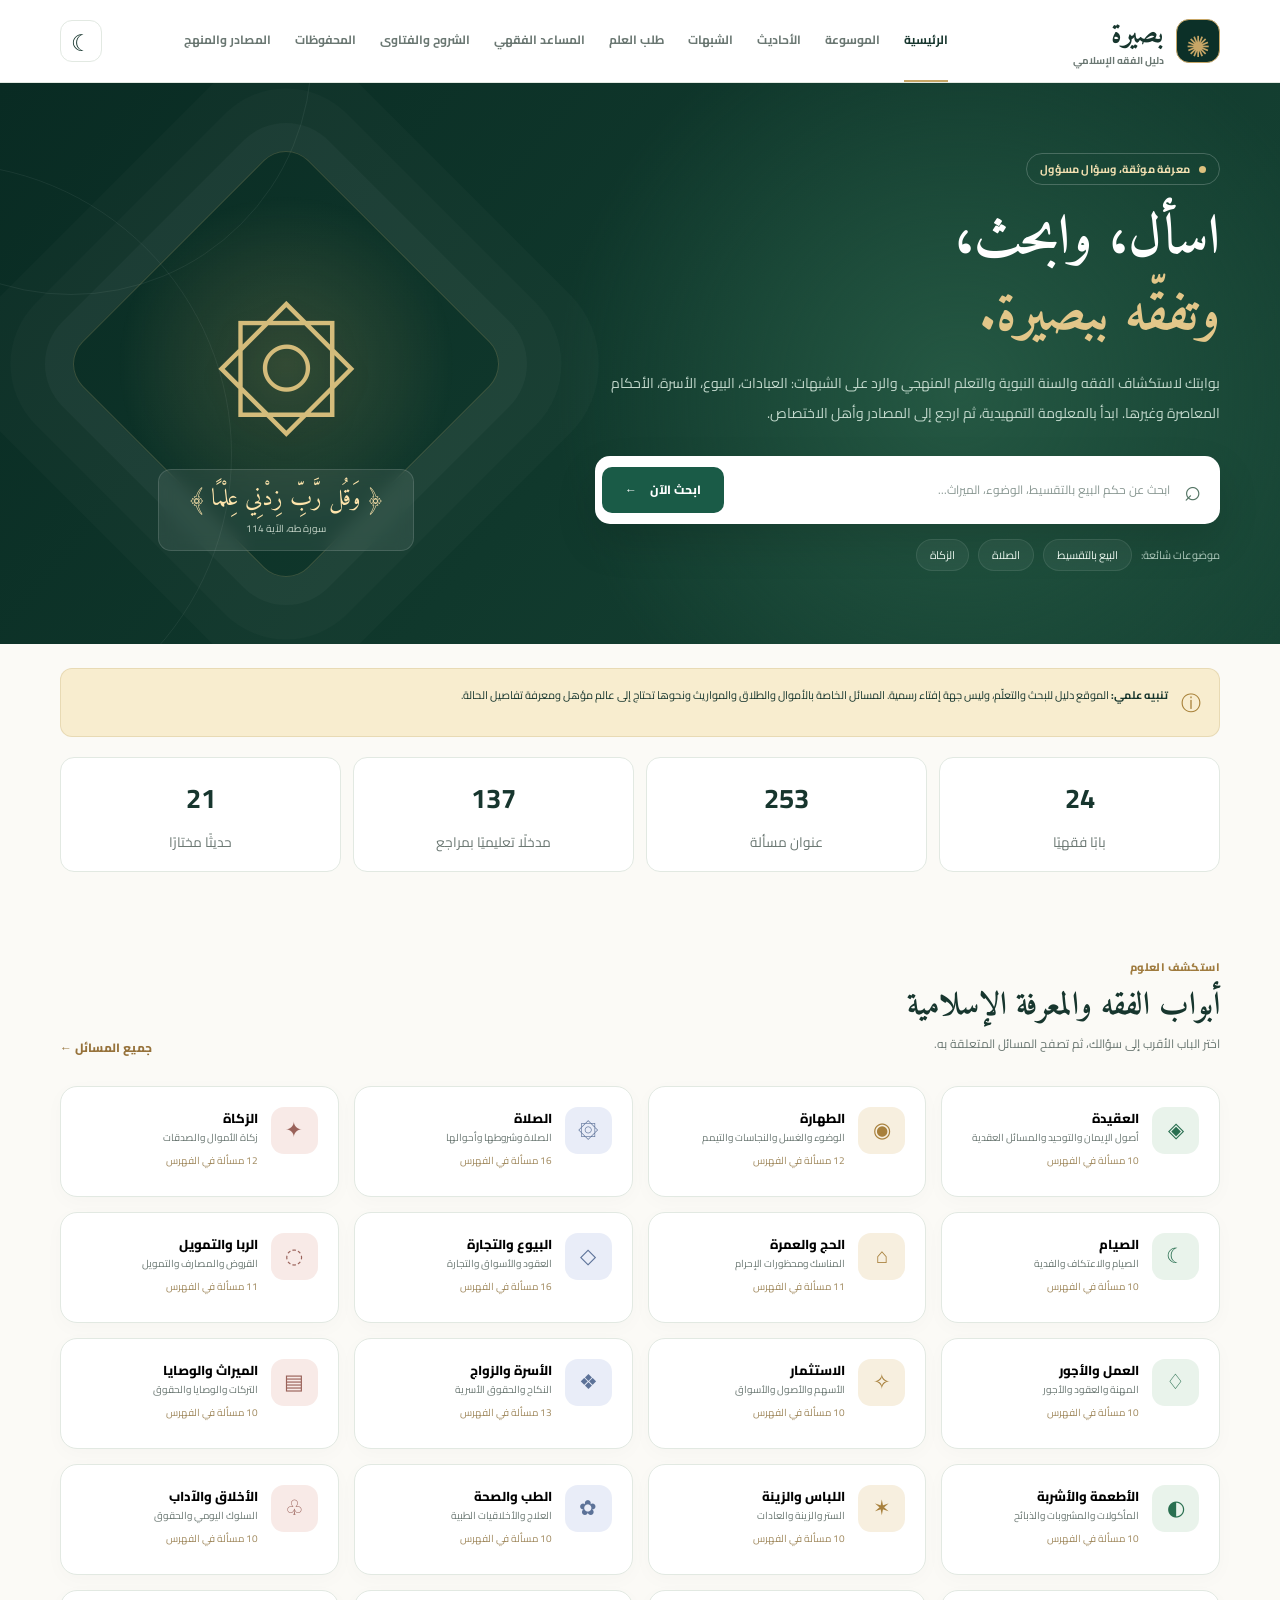
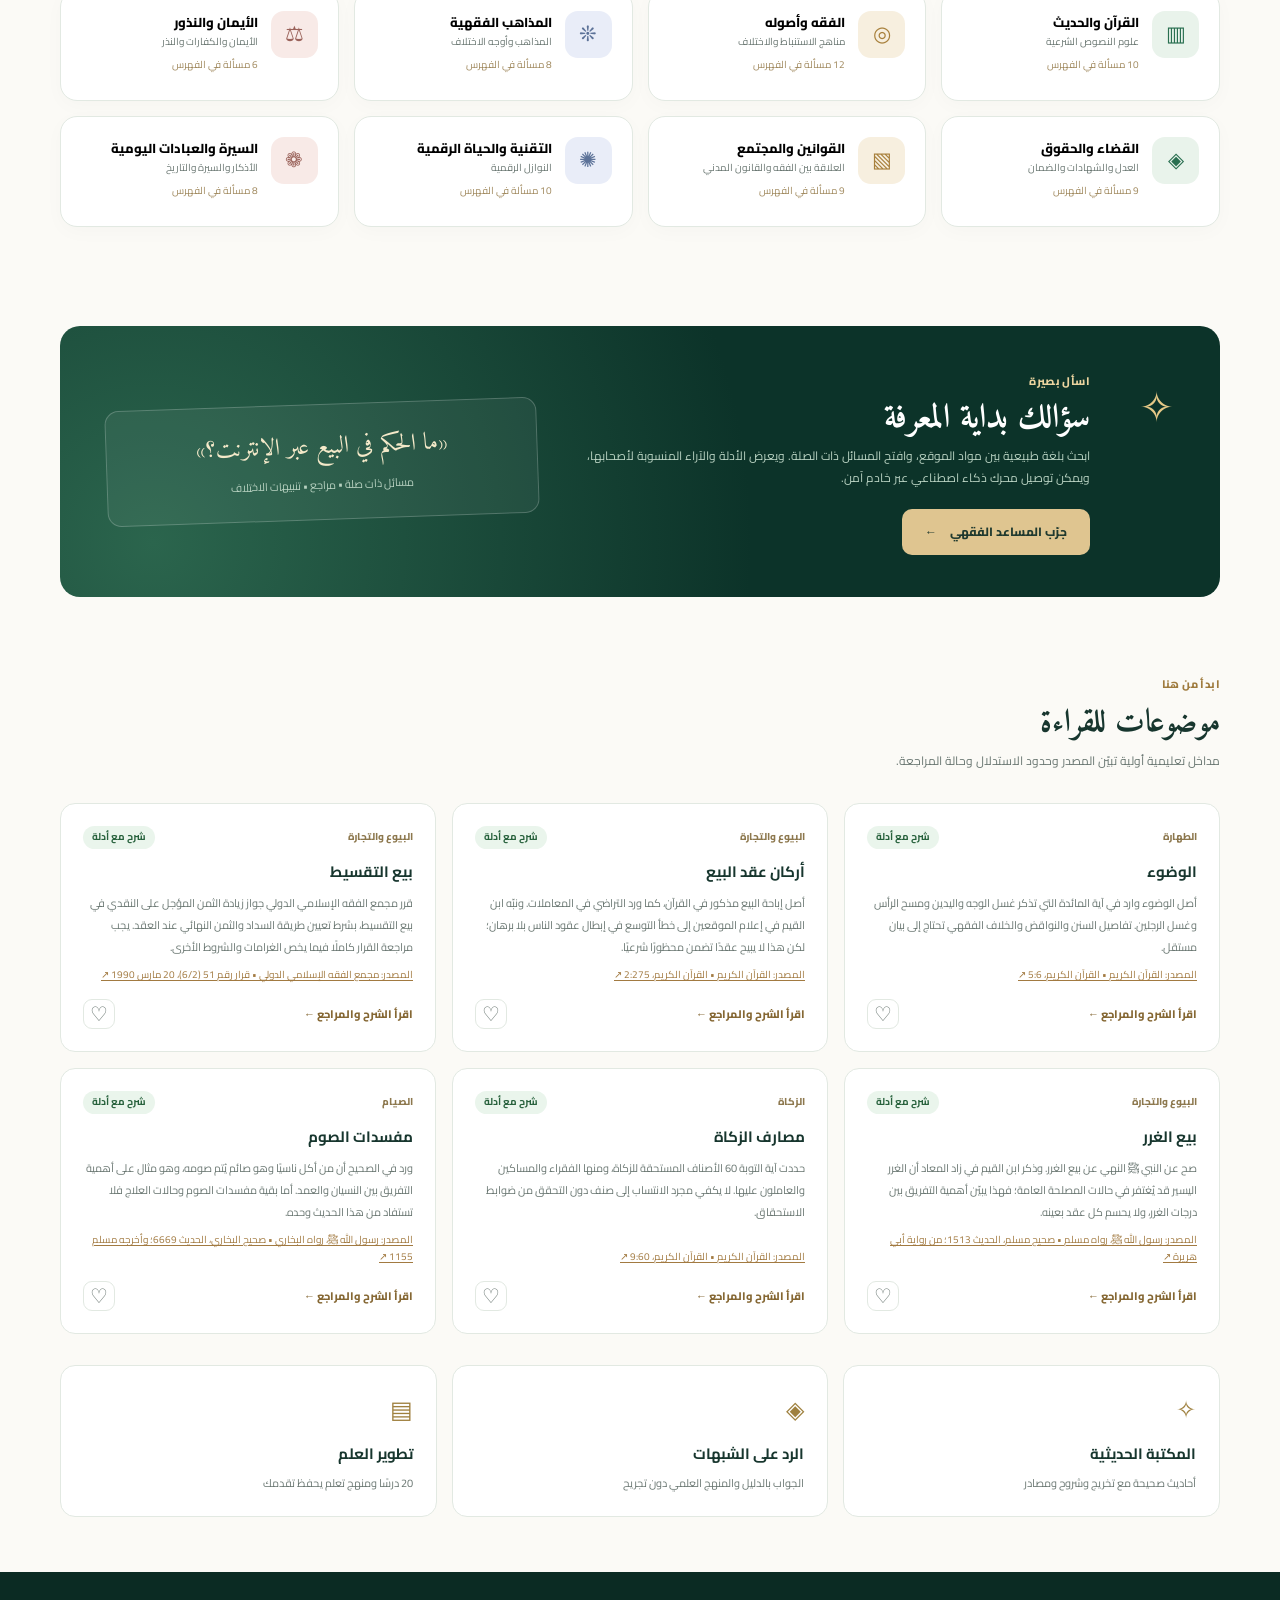
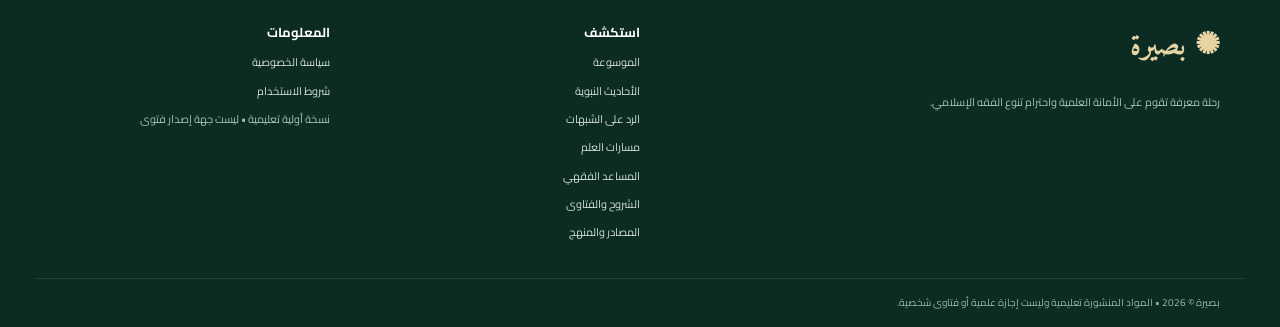
<file: index.html>
<!doctype html>
<html lang="ar" dir="rtl">
<head>
  <meta charset="utf-8">
  <meta name="viewport" content="width=device-width,initial-scale=1,viewport-fit=cover">
  <meta name="description" content="بصيرة: موسوعة فقهية سنية تعليمية مع تخريج الأحاديث، الرد على الشبهات، مسارات طلب العلم، البحث في المسائل والمراجع الموثقة.">
  <link rel="canonical" href="https://islamtanjawi.github.io/Muslim/">
  <meta property="og:title" content="بصيرة | الفقه والسنة وطلب العلم">
  <meta property="og:description" content="أبواب الفقه، الأحاديث الصحيحة، تفنيد الشبهات بالدليل، ومسارات تعلم متدرجة.">
  <meta property="og:type" content="website">
  <meta name="theme-color" content="#0c3028">
  <meta name="color-scheme" content="light dark">
  <title>بصيرة | دليل الفقه الإسلامي</title>
  <link rel="icon" href="favicon.svg" type="image/svg+xml">
  <link rel="stylesheet" href="styles.css?v=4">
  <script src="config.js"></script>
  <script src="app.js?v=4" defer></script>
</head>
<body>
  <a class="skip" href="#main">انتقل للمحتوى</a>
  <header class="site-header">
    <div class="container header-inner">
      <a class="brand" href="#/home" aria-label="بصيرة، الصفحة الرئيسية"><span class="brand-symbol">✺</span><span class="brand-copy"><strong>بصيرة</strong><small>دليل الفقه الإسلامي</small></span></a>
      <nav class="desktop-nav" aria-label="القائمة الرئيسية">
        <a href="#/home" data-nav="home" class="active">الرئيسية</a>
        <a href="#/library" data-nav="library">الموسوعة</a>
        <a href="#/hadith" data-nav="hadith">الأحاديث</a><a href="#/doubts" data-nav="doubts">الشبهات</a><a href="#/learning" data-nav="learning">طلب العلم</a><a href="#/assistant" data-nav="assistant">المساعد الفقهي</a><a href="#/guides" data-nav="guides">الشروح والفتاوى</a>
        <a href="#/bookmarks" data-nav="bookmarks">المحفوظات</a>
        <a href="#/references" data-nav="references">المصادر والمنهج</a>
      </nav>
      <div class="header-actions"><button id="themeToggle" class="icon-button" aria-label="تغيير المظهر" title="تغيير المظهر">☾</button><button id="mobileToggle" class="icon-button mobile-only" aria-label="فتح القائمة" aria-expanded="false">☰</button></div>
    </div>
    <nav id="mobileNav" class="mobile-nav container" aria-label="قائمة الهاتف" hidden>
      <a href="#/home">الرئيسية</a><a href="#/library">الموسوعة</a><a href="#/hadith">الأحاديث النبوية</a><a href="#/doubts">الرد على الشبهات</a><a href="#/learning">مسارات العلم</a><a href="#/assistant">المساعد الفقهي</a><a href="#/guides">الشروح والفتاوى</a><a href="#/bookmarks">المحفوظات</a><a href="#/references">المصادر والمنهج</a>
    </nav>
  </header>
  <div id="loadError" class="load-error container" role="alert" hidden><strong>تعذر تحميل قاعدة المعرفة</strong><p>تأكد من رفع ملفات JSON بجانب index.html وأن الموقع مفتوح عبر GitHub Pages أو خادم محلي.</p><button class="button subtle" type="button" id="retryLoad">إعادة المحاولة</button></div>
  <main id="main" tabindex="-1">
    <section data-page="home">
      <div class="hero"><div class="container hero-layout"><div class="hero-copy">
        <div class="eyebrow"><span class="eyebrow-dot"></span> معرفة موثقة، وسؤال مسؤول</div>
        <h1>اسأل، وابحث، <span>وتفقّه ببصيرة.</span></h1>
        <p>بوابتك لاستكشاف الفقه والسنة النبوية والتعلم المنهجي والرد على الشبهات: العبادات، البيوع، الأسرة، الأحكام المعاصرة وغيرها. ابدأ بالمعلومة التمهيدية، ثم ارجع إلى المصادر وأهل الاختصاص.</p>
        <form id="heroSearchForm" class="hero-search" role="search"><span class="search-mark">⌕</span><input id="heroSearch" placeholder="ابحث عن حكم البيع بالتقسيط، الوضوء، الميراث..." aria-label="البحث في المسائل"><button type="submit" class="button primary">ابحث الآن <span aria-hidden="true">←</span></button></form>
        <div class="hero-chips"><span>موضوعات شائعة:</span><button data-query="البيع بالتقسيط">البيع بالتقسيط</button><button data-query="الصلاة">الصلاة</button><button data-query="الزكاة">الزكاة</button></div>
      </div><div class="hero-art" aria-hidden="true"><div class="art-ornament"><div class="art-inner">۞</div></div><div class="art-verse"><span>﴿ وَقُل رَّبِّ زِدْنِي عِلْمًا ﴾</span><small>سورة طه، الآية 114</small></div></div></div></div>
      <div class="container">
        <div class="notice-banner"><span class="notice-icon">ⓘ</span><p><strong>تنبيه علمي:</strong> الموقع دليل للبحث والتعلّم، وليس جهة إفتاء رسمية. المسائل الخاصة بالأموال والطلاق والمواريث ونحوها تحتاج إلى عالم مؤهل ومعرفة تفاصيل الحالة.</p></div>
        <div id="homeStats" class="home-stats" aria-live="polite"></div>
        <section class="section-pad" aria-labelledby="categoryTitle"><div class="section-head"><div><span class="section-kicker">استكشف العلوم</span><h2 id="categoryTitle">أبواب الفقه والمعرفة الإسلامية</h2><p>اختر الباب الأقرب إلى سؤالك، ثم تصفح المسائل المتعلقة به.</p></div><a class="text-link" href="#/library">جميع المسائل <span aria-hidden="true">←</span></a></div><div id="homeCategories" class="category-grid"></div></section>
        <section class="assistant-promo"><div class="promo-icon">✧</div><div><span class="section-kicker light">اسأل بصيرة</span><h2>سؤالك بداية المعرفة</h2><p>ابحث بلغة طبيعية بين مواد الموقع، وافتح المسائل ذات الصلة. ويعرض الأدلة والآراء المنسوبة لأصحابها، ويمكن توصيل محرك ذكاء اصطناعي عبر خادم آمن.</p><a href="#/assistant" class="button light-button">جرّب المساعد الفقهي <span aria-hidden="true">←</span></a></div><div class="promo-quote">«ما الحكم في البيع عبر الإنترنت؟»<div>مسائل ذات صلة • مراجع • تنبيهات الاختلاف</div></div></section>
        <section class="section-pad"><div class="section-head"><div><span class="section-kicker">ابدأ من هنا</span><h2>موضوعات للقراءة</h2><p>مداخل تعليمية أولية تبيّن المصدر وحدود الاستدلال وحالة المراجعة.</p></div></div><div id="featuredTopics" class="topic-grid"></div></section>
      <section class="knowledge-shortcuts"><a href="#/hadith"><span class="short-icon">✧</span><strong>المكتبة الحديثية</strong><small>أحاديث صحيحة مع تخريج وشروح ومصادر</small></a><a href="#/doubts"><span class="short-icon">◈</span><strong>الرد على الشبهات</strong><small>الجواب بالدليل والمنهج العلمي دون تجريح</small></a><a href="#/learning"><span class="short-icon">▤</span><strong>تطوير العلم</strong><small>20 درسًا ومنهج تعلم يحفظ تقدمك</small></a></section>
      </div>
    </section>
    <section data-page="library" hidden><div class="page-banner container"><span class="section-kicker">المكتبة الفقهية</span><h1>تصفّح المسائل</h1><p>فهرس منظم حسب الأبواب. المواد ذات المراجع تتضمن مدخلًا تعليميًا موثقَ المصدر لا فتوى معتمدة، وأما العناوين الأخرى فلا تُنشَر بشأنها أحكام غير مسندة.</p></div><div class="container library-layout"><aside class="library-sidebar"><div class="aside-title">الأبواب <button id="resetFilter">الكل</button></div><div id="libraryCategories" class="category-filter"></div></aside><div class="library-main"><div class="filter-panel"><div class="input-with-icon"><span>⌕</span><input id="librarySearch" type="search" placeholder="اكتب اسم المسألة أو كلمة من مضمونها..." aria-label="البحث في الفهرس"></div><div class="filter-line"><div id="libraryCount" class="result-count" aria-live="polite"></div><label for="statusFilter" class="select-label">نوع المادة <select id="statusFilter"><option value="all">الكل</option><option value="intro">مواد مسندة</option><option value="index">عناوين الفهرس</option></select></label></div></div><div id="libraryResults" class="topic-grid"></div><div id="libraryEmpty" class="empty-state" hidden><div>⌕</div><h3>لا توجد نتائج مطابقة</h3><p>جرّب كلمات أخرى أو تصفح الباب الأقرب.</p></div><div class="load-wrap"><button id="loadMore" class="button subtle">عرض المزيد من المسائل</button></div></div></div></section>
    <section data-page="assistant" hidden><div class="page-banner container"><span class="section-kicker">المساعد الفقهي</span><h1>اسأل بصيرة</h1><p>اكتب سؤالك باللغة العربية. يبدأ المساعد من مصادر الموقع، وعند تشغيل الخادم يستطيع البحث في مصادر خارجية محددة ويرفق روابطها. ليس بديلًا عن الفتوى الشخصية.</p></div><div class="container chat-layout"><aside class="chat-side"><div class="side-card"><div class="side-card-icon">✦</div><h3>كيف تحصل على جواب أدق؟</h3><p>حدّد نوع المعاملة أو العبادة، وتفاصيلها المهمة، والمذهب الذي تريد الاطلاع عليه إن لزم.</p><div class="chat-rule">✓ إيراد روابط الأدلة المباشرة</div><div class="chat-rule">✓ التصريح بحدود المعلومات</div><div class="chat-rule">✓ نسبة أقوال العلماء لمصادرها</div><div class="chat-rule">✓ بحث خارجي عند ربط الخادم الآمن</div></div><div class="side-card faint"><h3>مهم قبل الاعتماد</h3><p>القرارات في الطلاق والميراث والمعاملات المعقدة تحتاج إلى جهة إفتاء مختصة. لا تكتب بيانات شخصية حساسة في المحادثة.</p></div></aside><div class="chat-panel"><div class="chat-topbar"><div class="chat-identity"><span class="bot-avatar">✺</span><div><strong>مساعد بصيرة</strong><small id="assistantMode">البحث في فهرس الموقع</small></div></div><button id="clearChat" class="clear-button">مسح المحادثة</button></div><div id="chatMessages" class="chat-messages" aria-live="polite"><div class="chat-bubble bot"><div class="bubble-author">✺ بصيرة</div><p>السلام عليكم ورحمة الله وبركاته. اكتب سؤالك، وسأبحث لك في المسائل الموجودة في الموقع وأعرض ما يفيدك دون ادعاء إصدار فتوى.</p></div></div><div id="chatSuggestions" class="chat-suggestions"><button data-ask="ما ضوابط البيع عبر الإنترنت؟">ما ضوابط البيع عبر الإنترنت؟</button><button data-ask="ما معنى نواقض الوضوء؟">ما معنى نواقض الوضوء؟</button><button data-ask="كيف أبدأ فهم أحكام الزكاة؟">كيف أبدأ فهم أحكام الزكاة؟</button></div><form id="chatForm" class="chat-composer"><label class="sr-only" for="chatInput">اكتب سؤالك</label><textarea id="chatInput" rows="2" placeholder="مثال: أبيع سلعة عبر الإنترنت وأحصل المال عند التسليم، ما المسائل التي ينبغي أن أفهمها؟" required maxlength="1500"></textarea><button id="sendChat" class="send-button" type="submit" aria-label="إرسال السؤال">←</button></form><p class="chat-footnote">عند عدم تشغيل الخادم، يعرض الموقع مصادر مقترحة للبحث ولا يدّعي أنه أجرى بحثًا حيًا. لا تُدخل بيانات حساسة.</p></div></div></section>

    <section data-page="hadith" hidden>
      <div class="page-banner container"><span class="section-kicker">من السنة النبوية</span><h1>مكتبة الأحاديث الصحيحة</h1><p>مختارات موضوعية من الصحيحين، مع التخريج ورقم الحديث وخلاصة تعليمية. المقتطف ليس متن الحديث كاملًا؛ انقر للمراجعة على المصدر الأصلي.</p></div>
      <div class="container knowledge-layout">
        <div class="knowledge-notice"><strong>التوثيق قبل النقل</strong><span>لا ننشر أحاديث ضعيفة أو موضوعة على أنها صحيحة. ورود الحديث في الصحيحين لا يعني أن كل تطبيق فقهي له متفق عليه، لذا يُرجع إلى شروح الحديث ومجموع الأدلة.</span></div>
        <div class="knowledge-controls"><label for="hadithSearch">ابحث في الحديث وموضوعه</label><input id="hadithSearch" type="search" placeholder="مثال: البيوع، الصدق، الصيام، الصلاة..."/><span id="hadithCount" aria-live="polite"></span></div>
        <div id="hadithCategories" class="pill-filters" aria-label="تصنيفات الأحاديث"></div>
        <div id="hadithResults" class="knowledge-grid"></div>
      </div>
    </section>
    <section data-page="doubts" hidden>
      <div class="page-banner container"><span class="section-kicker">بالحجة والرحمة</span><h1>تفنيد الشبهات والأسئلة الشائعة</h1><p>فهم الشبهة أولًا، ثم بيان الدليل ومجال الاستدلال. الأسئلة ليست إساءة في حد ذاتها، ولا تُنسب أقوال إلى العلماء دون مصدر.</p></div>
      <div class="container knowledge-layout">
        <div class="knowledge-notice"><strong>منهج القسم</strong><span>نحدّد الدعوى، ونجمع أدلتها، ونتحقق من النص وسياقه، ونفرّق بين القطعي والظني والخلاف المعتبر. نناقش الأفكار دون مهاجمة أصحابها.</span></div>
        <div class="knowledge-controls"><label for="doubtsSearch">ابحث في الشبهات</label><input id="doubtsSearch" type="search" placeholder="مثال: القيامة، الحديث، المال، اختلاف المذاهب..."/><span id="doubtsCount" aria-live="polite"></span></div>
        <div id="doubtsResults" class="question-grid"></div>
      </div>
    </section>
    <section data-page="learning" hidden>
      <div class="page-banner container"><span class="section-kicker">منهج تدريجي</span><h1>مسارات طلب العلم</h1><p>تدرّج في الأساسيات والحديث والمعاملات ومنهج الرد على الشبهات. احفظ تقدمك على هذا الجهاز، واقرأ الدليل قبل وضع علامة إتمام الدرس.</p></div>
      <div class="container knowledge-layout">
        <div class="knowledge-notice"><strong>اجعل العلم عملًا</strong><span>تقدّم شخصي محلي على جهازك، لا شهادة شرعية ولا حكم على مستوى معرفتك. يتطلب الإفتاء دراسة علمية متخصصة وإجازة أهل العلم.</span></div>
        <div class="progress-summary"><div><strong>إنجاز المسارات</strong><p id="learningProgressText">0 من 20 درسًا</p></div><div class="progress-bar"><span id="learningProgressBar"></span></div><button class="button subtle" id="resetLearning" type="button">تصفير التقدم</button></div>
        <div id="learningResults" class="tracks-grid"></div>
        <div class="section-head video-head"><div><span class="section-kicker">مواد مقترحة للمراجعة</span><h2>مرئيات من الروابط التي أرسلتها</h2><p>نعرض عنوان الفيديو ورابطه فقط. لم يُستخرج تفريغ كامل أو تُعتمد محتويات الفيديو كفتاوى أو مصادر نصية.</p></div></div>
        <div id="videoResults" class="knowledge-grid"></div>
      </div>
    </section>
    <section data-page="guides" hidden>
      <div class="page-banner container"><span class="section-kicker">تعلّم بالدليل</span><h1>الشروح والفتاوى المنقولة</h1><p>ملخصات تمهيدية مع المصادر، وقرارات فقهية منشورة في جهاتها الأصلية. الفتوى المنقولة تُنسب إلى جهتها ولا يصدرها الموقع بنفسه.</p></div>
      <div class="container guide-layout">
       <div class="guide-notice">القرآن الكريم والسنة الثابتة أصل الاستدلال، مع فهم أهل العلم من المذاهب السنية المعتبرة. الأحكام المستنبطة لا تُلصق بالنصوص دون شرح وتوثيق، وهذه مواد تعليمية مؤشرة بمراجعها، ولم تصدر لها شهادة اعتماد من هيئة إفتاء.</div>
       <div class="guide-feature-grid"><a href="https://iifa-aifi.org/ar/1849.html" target="_blank" rel="noopener noreferrer" class="guide-feature"><strong>قرار البيع بالتقسيط</strong><span>مجمع الفقه الإسلامي الدولي، القرار 64 (7/2)</span><em>اقرأ القرار الأصلي ↗</em></a><a href="https://iifa-aifi.org/1789.html" target="_blank" rel="noopener noreferrer" class="guide-feature"><strong>العقود بوسائل الاتصال</strong><span>مجمع الفقه الإسلامي الدولي، القرار 52 (6/3)</span><em>اقرأ القرار الأصلي ↗</em></a><a href="https://www.dar-alifta.org/ar" target="_blank" rel="noopener noreferrer" class="guide-feature"><strong>فتاوى منشورة من جهة إفتاء</strong><span>دار الإفتاء المصرية — ابحث عن الفتوى على الموقع الأصلي</span><em>افتح الموقع ↗</em></a></div>
       <div class="section-head"><div><span class="section-kicker">المواد الموجودة</span><h2>شروح مبنية على نصوص محددة</h2><p id="guidesCount"></p></div></div><div id="guidesTopics" class="topic-grid"></div><div class="load-wrap"><button type="button" id="loadGuides" class="button subtle">المزيد من الشروح</button></div>
      </div>
    </section>
    <section data-page="bookmarks" hidden><div class="page-banner container"><span class="section-kicker">مكتبتي</span><h1>المسائل المحفوظة</h1><p>تُخزَّن المفضلة على هذا الجهاز فقط، ولا تحتاج إلى إنشاء حساب.</p></div><div class="container section-pad"><div id="savedTopics" class="topic-grid"></div><div id="savedEmpty" class="empty-state"><div>♡</div><h3>ليس لديك مواد محفوظة بعد</h3><p>افتح أي موضوع واضغط «حفظ المسألة» للعودة إليه سريعًا.</p><a class="button primary" href="#/library">تصفح الموسوعة</a></div></div></section>
    <section data-page="references" hidden><div class="page-banner container"><span class="section-kicker">الأمانة العلمية</span><h1>المصادر والمنهج</h1><p>نريد بوابة تساعد على تعلّم الفقه وفهم الاختلاف والرجوع إلى أهل العلم، لا نظامًا يصدر أحكامًا دون دليل.</p></div><div class="container references-wrap"><section class="manifesto"><h2>كيف نتعامل مع المسائل الشرعية؟</h2><div class="principles"><article><span>01</span><h3>التمييز بين الفهرس والمقال</h3><p>عناوين الفهرس ليست إجابات. الملخصات المسندة بمراجع لا تتضمن تحقيقًا كاملًا للأدلة.</p></article><article><span>02</span><h3>احترام اختلاف المذاهب</h3><p>نذكر الخلاف المعتبر بين المذاهب السنية الأربعة وأدلته عند تحرير المادة، ولا ننسب إلى السنة مذهبًا واحدًا باعتباره محل إجماع.</p></article><article><span>03</span><h3>عدم اختلاق المصادر</h3><p>كل ملخص منشور يظهر معه دليله المحدد ورابطه. نميز بين آية وحديث صحيح وقول فقيه وقرار مجمع؛ ولا نختلق أقوال العلماء.</p></article><article><span>04</span><h3>فتوى الوقائع الخاصة</h3><p>الحكم على شخص أو عقد معيّن يحتاج إلى مفتي مؤهل ووقائع كاملة، وقد يستلزم الرجوع إلى قانون البلد.</p></article></div></section><section class="reference-section"><h2>مكتبات ومؤسسات للرجوع إليها</h2><p class="source-intro">تُعرض أدلة كل جواب من مصادرها المباشرة في صفحة المسألة والدردشة. أما الروابط التالية فهي مكتبات ومؤسسات للتوسع في البحث.</p><div class="sources-grid">
  <a href="https://quran.com/5/6" target="_blank" rel="noopener noreferrer"><strong>القرآن الكريم</strong><span>عرض الآيات مع السورة ورقم الآية والتفاسير</span><em>فتح المصدر ↗</em></a>
  <a href="https://sunnah.com/" target="_blank" rel="noopener noreferrer"><strong>مصادر الحديث النبوي</strong><span>كتب السنة، ومنها صحيحا البخاري ومسلم</span><em>فتح المصدر ↗</em></a>
  <a href="https://dorar.net/hadith" target="_blank" rel="noopener noreferrer"><strong>الموسوعة الحديثية — الدرر السنية</strong><span>التخريج والحكم على الأحاديث ومراجعها</span><em>فتح المصدر ↗</em></a>
  <a href="https://dorar.net/feqhia" target="_blank" rel="noopener noreferrer"><strong>الموسوعة الفقهية — الدرر السنية</strong><span>أحكام فقهية وأقوال العلماء مع أدلتها</span><em>فتح المصدر ↗</em></a>
  <a href="https://iifa-aifi.org/ar" target="_blank" rel="noopener noreferrer"><strong>مجمع الفقه الإسلامي الدولي</strong><span>قرارات جماعية للمسائل المالية والمعاصرة</span><em>فتح المصدر ↗</em></a>
  <a href="https://www.dar-alifta.org/ar" target="_blank" rel="noopener noreferrer"><strong>دار الإفتاء المصرية</strong><span>فتاوى منشورة باسم الجهة مع تفاصيل السؤال</span><em>فتح المصدر ↗</em></a>
</div></section><section class="reference-section" aria-labelledby="sourceIndexTitle">
  <h2 id="sourceIndexTitle">فهرس الأدلة والمراجع داخل الموقع</h2>
  <p class="source-intro">يمكنك البحث في المراجع المرتبطة بمسائل الموسوعة، والانتقال مباشرة إلى نصها الأصلي. وجود مرجع لا يعني وحده أن كل استنباط منه قد تمت مراجعته شرعيًا.</p>
  <div class="source-controls"><label for="sourceSearch">البحث في المصدر</label><input id="sourceSearch" type="search" placeholder="ابحث عن كتاب أو آية أو حديث أو عالم..."><label for="sourceType">نوع المرجع</label><select id="sourceType"><option value="all">الكل</option><option value="quran">القرآن</option><option value="hadith">الحديث</option><option value="scholar">أقوال العلماء</option><option value="council">قرارات المجامع</option></select></div>
  <p id="sourceCount" class="result-count" aria-live="polite"></p><div id="sourceLibrary" class="source-index-grid"></div><div class="load-wrap"><button id="moreSources" class="button subtle" type="button">عرض المزيد من المراجع</button></div>
</section>
<section class="roadmap"><h2>ضوابط التعامل مع القرآن والسنة</h2><p>النص القرآني يُذكر مع رقم الآية. الحديث يُذكر مع كتابه ورقمه وحكم أهل الحديث عليه إن احتاج. لا يُنسب قول ابن القيم أو غيره إلى النبي ﷺ، ولا يُستنبط حكم من آية مبتورة دون السياق وبقية الأدلة. المقارنة بين المذاهب تحتاج تحريرًا علميًا، ولا يوجد اعتماد شرعي شامل لهذه النسخة.</p><h2>ماذا بعد هذه النسخة؟</h2><p>إضافة نصوص محققة مع الإحالات المباشرة لصفحات المراجع، ومراجعة علمية متخصصة، وعرض الأقوال حسب المذهب، وفهرسة المصادر الأصلية، ولوحة تحكم لإدارة المحتوى.</p><p>يُمنع نسخ موسوعات أو كتب كاملة إلى قاعدة البيانات دون التحقق من تراخيصها وحقوق استخدامها.</p></section></div></section>
  </main>
  <div id="topicModal" class="modal-shell" hidden><div class="modal-backdrop" data-close-modal></div><article class="topic-modal" role="dialog" aria-modal="true" aria-labelledby="topicTitle"><button class="modal-close" id="closeTopic" aria-label="إغلاق">×</button><div id="topicDetail"></div></article></div>
  <footer class="footer"><div class="container footer-inner"><div><a href="#/home" class="footer-brand">✺ بصيرة</a><p>رحلة معرفة تقوم على الأمانة العلمية واحترام تنوع الفقه الإسلامي.</p></div><div><strong>استكشف</strong><a href="#/library">الموسوعة</a><a href="#/hadith">الأحاديث النبوية</a><a href="#/doubts">الرد على الشبهات</a><a href="#/learning">مسارات العلم</a><a href="#/assistant">المساعد الفقهي</a><a href="#/guides">الشروح والفتاوى</a><a href="#/references">المصادر والمنهج</a></div><div><strong>المعلومات</strong><a href="privacy.html">سياسة الخصوصية</a><a href="terms.html">شروط الاستخدام</a><small>نسخة أولية تعليمية • ليست جهة إصدار فتوى</small></div></div><div class="container footer-bottom">بصيرة © <span id="year"></span> • المواد المنشورة تعليمية وليست إجازة علمية أو فتاوى شخصية.</div></footer>
  <div id="toast" class="toast" role="status" aria-live="polite" hidden></div>
</body>
</html>
</file>
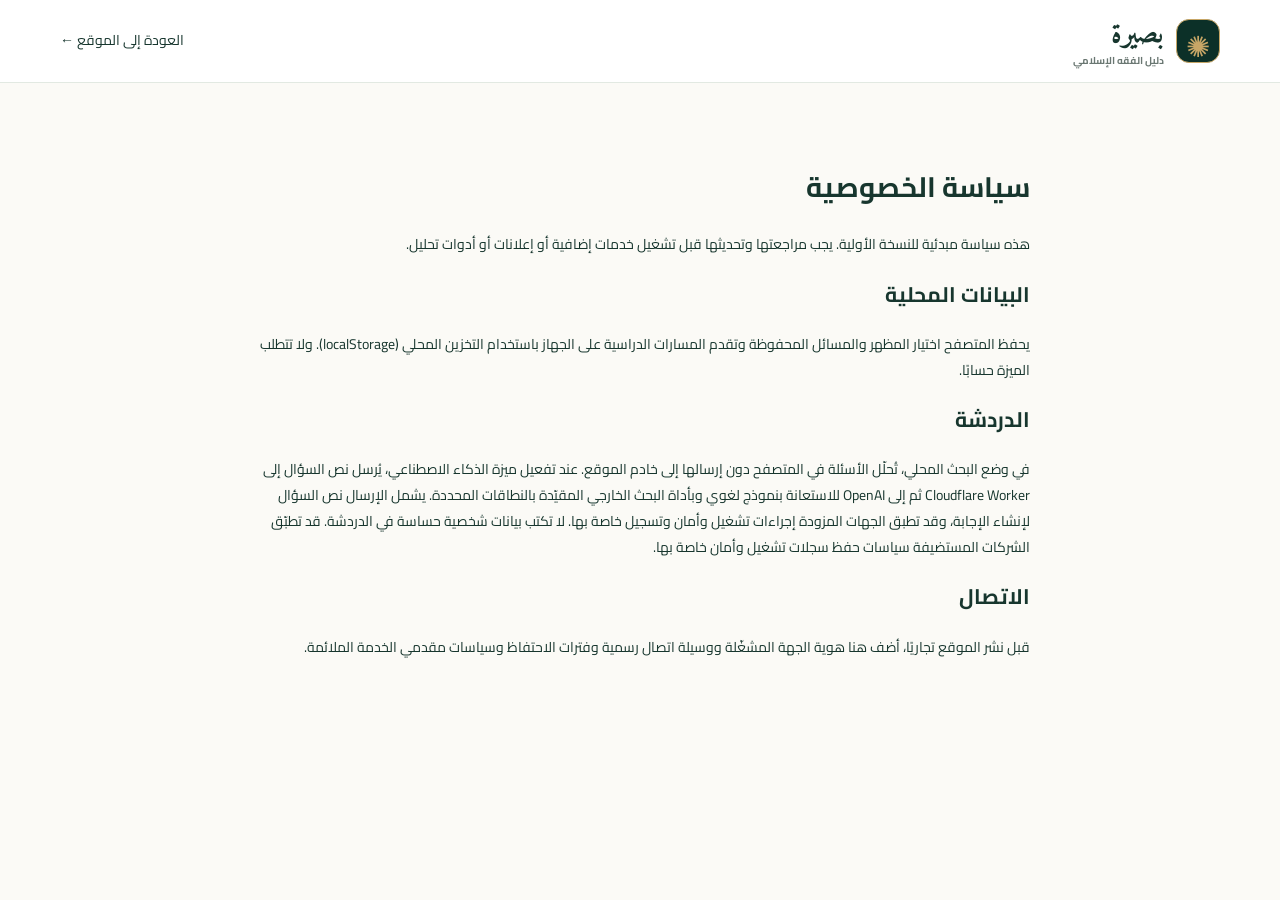
<file: privacy.html>
<!doctype html><html lang="ar" dir="rtl"><head><meta charset="utf-8"><meta name="viewport" content="width=device-width,initial-scale=1"><title>سياسة الخصوصية | بصيرة</title><link rel="stylesheet" href="styles.css"></head><body><header class="site-header"><div class="container header-inner"><a href="index.html#/home" class="brand"><span class="brand-symbol">✺</span><span class="brand-copy"><strong>بصيرة</strong><small>دليل الفقه الإسلامي</small></span></a><a href="index.html#/home">العودة إلى الموقع ←</a></div></header><main class="container" style="max-width:830px;padding-block:60px"><h1>سياسة الخصوصية</h1><p>هذه سياسة مبدئية للنسخة الأولية. يجب مراجعتها وتحديثها قبل تشغيل خدمات إضافية أو إعلانات أو أدوات تحليل.</p><h2>البيانات المحلية</h2><p>يحفظ المتصفح اختيار المظهر والمسائل المحفوظة وتقدم المسارات الدراسية على الجهاز باستخدام التخزين المحلي (localStorage). ولا تتطلب الميزة حسابًا.</p><h2>الدردشة</h2><p>في وضع البحث المحلي، تُحلّل الأسئلة في المتصفح دون إرسالها إلى خادم الموقع. عند تفعيل ميزة الذكاء الاصطناعي، يُرسل نص السؤال إلى Cloudflare Worker ثم إلى OpenAI للاستعانة بنموذج لغوي وبأداة البحث الخارجي المقيّدة بالنطاقات المحددة. يشمل الإرسال نص السؤال لإنشاء الإجابة، وقد تطبق الجهات المزودة إجراءات تشغيل وأمان وتسجيل خاصة بها. لا تكتب بيانات شخصية حساسة في الدردشة. قد تطبّق الشركات المستضيفة سياسات حفظ سجلات تشغيل وأمان خاصة بها.</p><h2>الاتصال</h2><p>قبل نشر الموقع تجاريًا، أضف هنا هوية الجهة المشغّلة ووسيلة اتصال رسمية وفترات الاحتفاظ وسياسات مقدمي الخدمة الملائمة.</p></main></body></html>
</file>
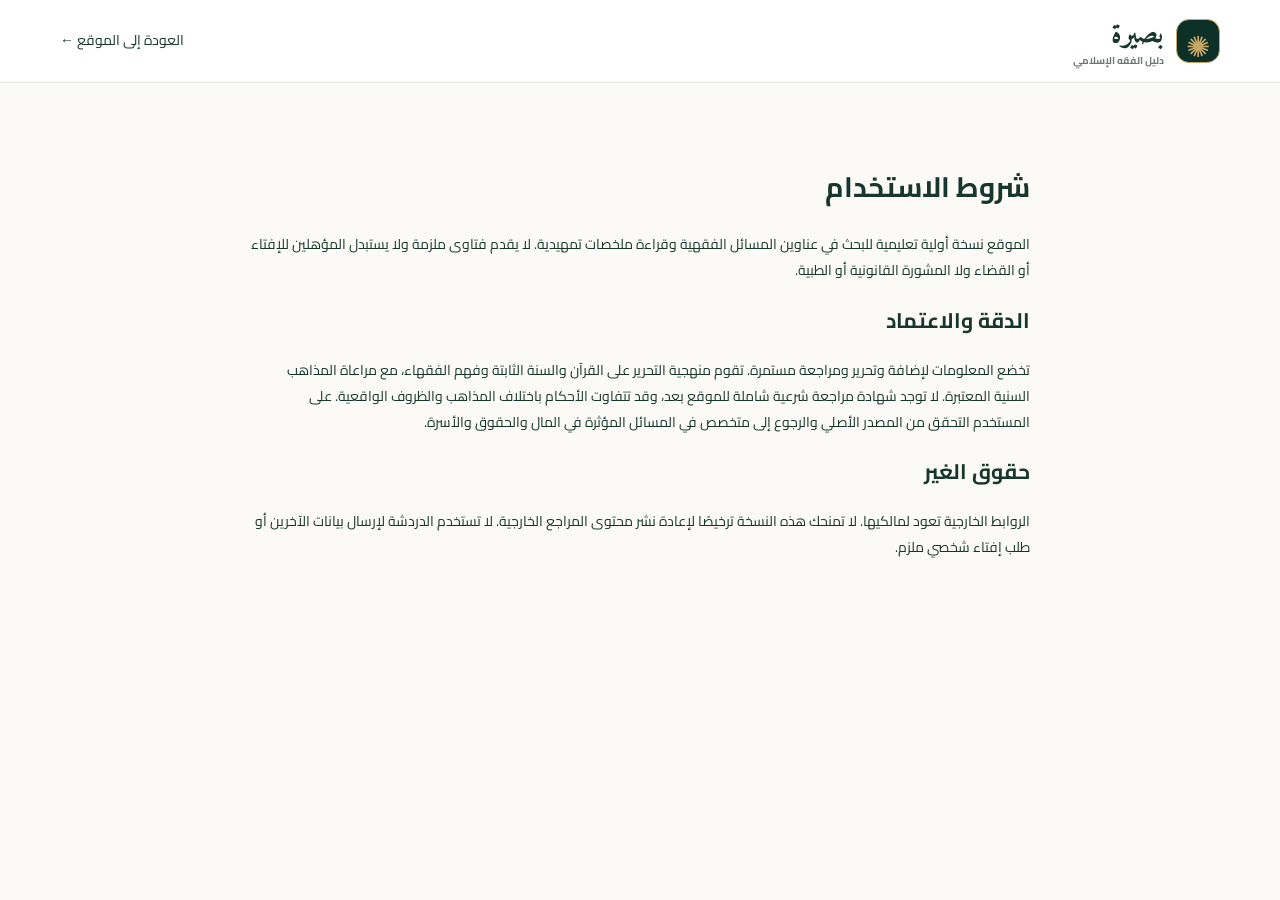
<file: terms.html>
<!doctype html><html lang="ar" dir="rtl"><head><meta charset="utf-8"><meta name="viewport" content="width=device-width,initial-scale=1"><title>شروط الاستخدام | بصيرة</title><link rel="stylesheet" href="styles.css"></head><body><header class="site-header"><div class="container header-inner"><a href="index.html#/home" class="brand"><span class="brand-symbol">✺</span><span class="brand-copy"><strong>بصيرة</strong><small>دليل الفقه الإسلامي</small></span></a><a href="index.html#/home">العودة إلى الموقع ←</a></div></header><main class="container" style="max-width:830px;padding-block:60px"><h1>شروط الاستخدام</h1><p>الموقع نسخة أولية تعليمية للبحث في عناوين المسائل الفقهية وقراءة ملخصات تمهيدية. لا يقدم فتاوى ملزمة ولا يستبدل المؤهلين للإفتاء أو القضاء ولا المشورة القانونية أو الطبية.</p><h2>الدقة والاعتماد</h2><p>تخضع المعلومات لإضافة وتحرير ومراجعة مستمرة. تقوم منهجية التحرير على القرآن والسنة الثابتة وفهم الفقهاء، مع مراعاة المذاهب السنية المعتبرة. لا توجد شهادة مراجعة شرعية شاملة للموقع بعد، وقد تتفاوت الأحكام باختلاف المذاهب والظروف الواقعية. على المستخدم التحقق من المصدر الأصلي والرجوع إلى متخصص في المسائل المؤثرة في المال والحقوق والأسرة.</p><h2>حقوق الغير</h2><p>الروابط الخارجية تعود لمالكيها. لا تمنحك هذه النسخة ترخيصًا لإعادة نشر محتوى المراجع الخارجية. لا تستخدم الدردشة لإرسال بيانات الآخرين أو طلب إفتاء شخصي ملزم.</p></main></body></html>
</file>
<file: styles.css>
@import url('https://fonts.googleapis.com/css2?family=Amiri:wght@400;700&family=Cairo:wght@400;500;600;700;800&display=swap');
:root{--ink:#17362e;--muted:#6a7772;--paper:#fbfaf6;--surface:#fff;--soft:#f1f4ee;--edge:#e2e9e2;--deep:#0c3028;--deep2:#174839;--gold:#c7a666;--glow:#f8edcf;--shadow:0 15px 50px rgba(13,54,42,.07);--font:'Cairo',Tahoma,Arial,sans-serif;color-scheme:light}
:root[data-theme="dark"]{--ink:#edf3ed;--muted:#9eafa5;--paper:#0d1815;--surface:#182721;--soft:#1b3028;--edge:#2d473b;--deep:#09251e;--deep2:#143d31;--gold:#e5c687;--glow:#35402d;--shadow:0 18px 45px rgba(0,0,0,.19);color-scheme:dark}
*{box-sizing:border-box}html{scroll-behavior:smooth}body{margin:0;color:var(--ink);background:var(--paper);font-family:var(--font);font-size:14px;line-height:1.85}button,input,textarea,select{font:inherit}button{cursor:pointer}a{color:inherit;text-decoration:none}a:hover{color:var(--gold)}button:focus-visible,a:focus-visible,input:focus-visible,textarea:focus-visible,select:focus-visible{outline:3px solid #c6a75b;outline-offset:3px}.container{max-width:1210px;margin:auto;padding-inline:25px}.skip{position:absolute;inset-inline-start:5px;top:-80px;z-index:99;background:var(--surface);padding:9px}.skip:focus{top:5px}.sr-only{position:absolute;width:1px;height:1px;overflow:hidden;clip:rect(0,0,0,0);white-space:nowrap}.site-header{background:var(--surface);border-bottom:1px solid var(--edge);position:sticky;top:0;z-index:30}.header-inner{height:82px;display:flex;align-items:center;justify-content:space-between;gap:25px}.brand{display:flex;align-items:center;gap:12px;min-width:190px}.brand-symbol{display:grid;place-items:center;width:44px;height:44px;border:1.5px solid var(--gold);border-radius:13px;color:var(--gold);background:var(--deep);font-size:29px}.brand-copy{display:grid;line-height:1.35}.brand-copy strong{font-family:Amiri,serif;font-size:29px}.brand-copy small{font-size:10px;color:var(--muted);font-weight:700}.desktop-nav{display:flex;align-items:center;gap:24px;height:100%}.desktop-nav a{height:100%;display:flex;align-items:center;color:var(--muted);font-weight:700;font-size:12px;border-bottom:2px solid transparent;white-space:nowrap}.desktop-nav a:hover,.desktop-nav a.active{color:var(--ink);border-color:var(--gold)}.header-actions{display:flex;gap:8px}.icon-button{width:42px;height:42px;border:1px solid var(--edge);background:var(--surface);color:var(--ink);border-radius:12px;font-size:23px}.mobile-only,.mobile-nav{display:none}.hero{background:radial-gradient(circle at 75% 55%,#255843 0%,transparent 40%),linear-gradient(130deg,#092b23,#174535);color:#fff;overflow:hidden;position:relative}.hero:before,.hero:after{content:'';position:absolute;border:1px solid #ffffff10;border-radius:100%;width:480px;height:480px;top:-270px;left:-170px}.hero:after{width:580px;height:580px;top:80px;left:-350px}.hero-layout{display:grid;grid-template-columns:minmax(0,1.2fr) minmax(300px,.8fr);min-height:515px;align-items:center;gap:30px;position:relative}.hero-copy{padding-block:70px 73px;position:relative;z-index:1}.eyebrow{display:inline-flex;gap:9px;align-items:center;border:1px solid #ffffff35;color:#f2e0b1;border-radius:50px;padding:5px 13px;font-size:11px;font-weight:700;letter-spacing:.2px}.eyebrow-dot{width:7px;height:7px;background:#ddc17e;border-radius:50%}.hero h1{font:700 clamp(40px,4.3vw,67px)/1.38 Amiri,serif;margin:17px 0 12px}.hero h1 span{color:#e2c689;display:block}.hero-copy>p{color:#c2d8cc;max-width:620px;font-size:14px;line-height:2.15;margin-bottom:28px}.hero-search{display:flex;align-items:center;background:#fff;border-radius:15px;padding:7px 9px 7px 7px;box-shadow:0 18px 40px #0002;max-width:625px}.hero-search .search-mark{color:#557565;font-size:29px;margin-inline:10px 4px}.hero-search input{border:0;outline:0;min-width:0;flex:1;color:#17362e;font-size:12px;padding:10px}.hero-search input::placeholder{color:#8a9893}.button{display:inline-flex;align-items:center;justify-content:center;gap:13px;padding:11px 22px;border-radius:10px;font-size:12px;font-weight:800;border:1px solid transparent;min-height:44px;white-space:nowrap}.button.primary{color:#fff;background:#1a5b47}.button.primary:hover{background:#0e4134;color:#fff}.hero-chips{margin-top:15px;display:flex;align-items:center;gap:9px;flex-wrap:wrap;color:#adc8bb;font-size:11px}.hero-chips button{border:1px solid #6386784d;border-radius:20px;background:#ffffff0d;padding:5px 13px;color:#ecf7ef;font-size:11px}.hero-chips button:hover{border-color:var(--gold)}.hero-art{min-height:390px;position:relative;display:grid;place-items:center}.art-ornament{width:min(320px,82%);aspect-ratio:1;border:1px solid #e4ca8b35;border-radius:32px;transform:rotate(45deg);display:grid;place-items:center;box-shadow:0 0 0 28px #ffffff08,0 0 0 60px #ffffff05,0 0 0 90px #ffffff05;background:radial-gradient(circle,#dfbc7430,transparent 75%)}.art-inner{font-size:145px;color:#d4bc7b;transform:rotate(-45deg);text-shadow:0 10px 25px #0002}.art-verse{position:absolute;bottom:8px;text-align:center;background:#ffffff13;border:1px solid #ffffff22;backdrop-filter:blur(8px);border-radius:13px;padding:11px 28px;display:grid;gap:3px}.art-verse span{font:24px/1.5 Amiri,serif;color:#ffe5ac}.art-verse small{font-size:10px;color:#c4d4c7}.notice-banner{margin-top:24px;padding:15px 18px;display:flex;align-items:flex-start;gap:13px;background:var(--glow);border:1px solid #bba66a44;border-radius:12px;color:var(--ink)}.notice-icon{font-size:20px;color:#a78038}.notice-banner p{margin:0;font-size:11px;line-height:2}.section-pad{padding-block:74px 27px}.section-head{display:flex;align-items:end;justify-content:space-between;gap:20px;margin-bottom:27px}.section-kicker{font-size:11px;color:#9f7b3e;font-weight:800;letter-spacing:.4px}.section-kicker.light{color:#ecd5a0}.section-head h2,.reference-section h2,.manifesto h2,.roadmap h2{font:700 32px/1.4 Amiri,serif;margin:4px 0 4px}.section-head p,.page-banner p{color:var(--muted);font-size:12px;margin:4px 0}.text-link{font-weight:800;color:#96723b;font-size:12px;white-space:nowrap}.category-grid{display:grid;grid-template-columns:repeat(4,minmax(0,1fr));gap:15px}.category-card{border:1px solid var(--edge);background:var(--surface);border-radius:17px;padding:20px 20px 17px;display:flex;align-items:flex-start;gap:13px;text-align:right;min-height:111px;transition:transform .2s,box-shadow .2s,border-color .2s;box-shadow:0 5px 20px rgba(20,60,40,.025)}.category-card:hover{transform:translateY(-3px);border-color:#b8ae88;box-shadow:var(--shadow)}.category-icon{background:#e9f3eb;color:#296f50;width:47px;height:47px;border-radius:13px;display:grid;place-items:center;font-size:21px;flex:0 0 auto}.category-card:nth-child(4n+2) .category-icon{background:#f7efdf;color:#a8803c}.category-card:nth-child(4n+3) .category-icon{background:#e9edf8;color:#5c7298}.category-card:nth-child(4n+4) .category-icon{background:#f8eae7;color:#9a625a}.category-title{font-weight:800;font-size:13px;display:block;line-height:1.7}.category-sub{font-size:10px;color:var(--muted);display:block;line-height:1.7}.category-count{display:block;font-size:10px;color:#a18a5f;margin-top:6px}.assistant-promo{margin-top:72px;display:grid;grid-template-columns:60px 1.1fr .9fr;gap:24px;align-items:center;padding:42px 46px;border-radius:20px;background:radial-gradient(circle at 8% 80%,#2b654d,#0c3329 55%);color:white;overflow:hidden}.promo-icon{font-size:42px;color:#e6c987;align-self:start}.assistant-promo h2{font:700 34px/1.3 Amiri,serif;margin:3px 0}.assistant-promo p{font-size:12px;color:#b9d2c2;max-width:520px;margin:4px 0 20px}.light-button{background:#dfc590;color:#203a2f}.light-button:hover{background:#fff1d0;color:#203a2f}.promo-quote{border:1px solid #ffffff35;background:#ffffff0e;padding:24px;border-radius:14px;text-align:center;font:24px/1.5 Amiri,serif;color:#f4e9c9;transform:rotate(-2deg)}.promo-quote div{font:11px var(--font);color:#b7d1c0;margin-top:10px}.topic-grid{display:grid;grid-template-columns:repeat(3,minmax(0,1fr));gap:16px}.topic-card{border:1px solid var(--edge);background:var(--surface);border-radius:15px;padding:22px;min-height:205px;display:flex;flex-direction:column;gap:8px;transition:border-color .2s,transform .2s}.topic-card:hover{transform:translateY(-2px);border-color:#c5b68b}.topic-top{display:flex;justify-content:space-between;gap:7px;align-items:center}.topic-category{color:#8d784e;font-size:10px;font-weight:800}.status{display:inline-flex;align-items:center;padding:2px 9px;border-radius:15px;font-size:10px;font-weight:700;background:var(--soft);color:var(--muted)}.status.intro{color:#2d7651;background:#eaf5ec}.topic-card h3{font-size:15px;line-height:1.7;margin:2px 0 0}.topic-card p{font-size:11px;color:var(--muted);margin:0;line-height:2;flex:1}.topic-card-bottom{display:flex;justify-content:space-between;align-items:center;padding-top:8px}.topic-open{border:0;background:transparent;color:#856733;font-weight:800;padding:0;font-size:11px}.bookmark-button{border:1px solid var(--edge);color:var(--muted);background:transparent;border-radius:9px;font-size:20px;line-height:1;width:32px;height:30px}.bookmark-button.saved{background:#f9edce;border-color:#e8cc89;color:#9f7629}.page-banner{padding-block:45px 32px}.page-banner h1{font:700 46px/1.2 Amiri,serif;margin:5px 0 8px}.page-banner p{max-width:790px;line-height:2}.library-layout{display:grid;grid-template-columns:239px minmax(0,1fr);gap:28px;padding-bottom:80px}.library-sidebar{align-self:start;position:sticky;top:110px;border:1px solid var(--edge);background:var(--surface);border-radius:15px;padding:19px 12px;max-height:calc(100vh - 130px);overflow-y:auto}.aside-title{padding:0 11px 12px;font-weight:800;display:flex;justify-content:space-between;border-bottom:1px solid var(--edge)}.aside-title button{border:0;background:none;color:#92733e;font-size:11px}.category-filter{display:grid;gap:4px;padding-top:11px}.category-filter button{display:flex;justify-content:space-between;gap:10px;width:100%;border:0;background:transparent;color:var(--muted);padding:8px 12px;border-radius:10px;text-align:right;font-size:11px;font-weight:700}.category-filter button:hover,.category-filter button.active{background:var(--soft);color:var(--ink)}.filter-panel{padding:18px;background:var(--surface);border:1px solid var(--edge);border-radius:15px;margin-bottom:20px}.input-with-icon{display:flex;align-items:center;gap:12px;border:1px solid var(--edge);border-radius:11px;padding:5px 13px}.input-with-icon span{font-size:23px;color:var(--muted)}.input-with-icon input{border:0;background:transparent;outline:none;width:100%;padding:8px 0;color:var(--ink);font-size:12px}.filter-line{display:flex;justify-content:space-between;align-items:center;margin-top:10px;gap:9px}.result-count{font-size:11px;color:var(--muted)}.select-label{font-size:11px;color:var(--muted)}.select-label select{border:1px solid var(--edge);background:var(--surface);color:var(--ink);padding:6px;border-radius:7px}.library-main .topic-grid{grid-template-columns:repeat(2,minmax(0,1fr))}.load-wrap{text-align:center;padding:26px 0}.button.subtle{background:var(--surface);border-color:var(--edge);color:var(--ink)}.button.subtle:hover{background:var(--soft)}.empty-state{text-align:center;padding:65px 20px;border:1px dashed var(--edge);border-radius:16px;background:var(--surface);grid-column:1/-1}.empty-state>div{font-size:55px;color:var(--gold)}.empty-state h3{margin:0;font-size:20px}.empty-state p{color:var(--muted);font-size:12px}.chat-layout{display:grid;grid-template-columns:260px minmax(0,1fr);gap:25px;padding-bottom:75px;align-items:start}.side-card{background:var(--surface);border:1px solid var(--edge);border-radius:16px;padding:23px;margin-bottom:16px}.side-card-icon{font-size:34px;color:var(--gold)}.side-card h3{margin:5px 0 8px;font-size:15px}.side-card p{font-size:11px;color:var(--muted);line-height:2}.chat-rule{border-top:1px solid var(--edge);padding:9px 0 2px;font-size:11px;color:#318058}.side-card.faint{background:var(--soft)}.chat-panel{background:var(--surface);border:1px solid var(--edge);border-radius:17px;overflow:hidden;min-height:600px;display:flex;flex-direction:column;box-shadow:var(--shadow)}.chat-topbar{display:flex;justify-content:space-between;align-items:center;padding:16px 22px;border-bottom:1px solid var(--edge)}.chat-identity{display:flex;align-items:center;gap:11px}.bot-avatar{background:var(--deep);color:var(--gold);width:40px;height:40px;border-radius:13px;display:grid;place-items:center;font-size:25px}.chat-identity strong{display:block;font-size:13px}.chat-identity small{font-size:10px;color:var(--muted)}.clear-button{border:1px solid var(--edge);background:var(--surface);color:var(--muted);border-radius:8px;padding:6px 12px;font-size:10px}.chat-messages{padding:23px;display:flex;flex-direction:column;gap:17px;flex:1;height:405px;min-height:310px;overflow:auto}.chat-bubble{max-width:87%;border:1px solid var(--edge);border-radius:14px 3px 14px 14px;padding:13px 16px;background:var(--soft);align-self:flex-start;overflow-wrap:anywhere;font-size:12px;line-height:2}.chat-bubble p{margin:4px 0;white-space:pre-wrap}.chat-bubble.user{align-self:flex-end;background:var(--deep2);border-color:var(--deep2);color:#fff;border-radius:3px 14px 14px 14px}.bubble-author{font-size:10px;font-weight:800;color:#9b7b3e}.chat-bubble.user .bubble-author{color:#d9cb9c}.chat-links{display:flex;flex-direction:column;gap:6px;margin-top:10px;border-top:1px solid var(--edge);padding-top:9px}.chat-links button{background:var(--surface);color:var(--ink);border:1px solid var(--edge);text-align:right;font-size:11px;padding:7px 10px;border-radius:8px}.chat-links button:hover{border-color:var(--gold)}.chat-suggestions{display:flex;gap:7px;flex-wrap:wrap;padding:5px 23px 12px}.chat-suggestions button{background:var(--soft);border:1px solid var(--edge);border-radius:25px;padding:6px 13px;color:var(--muted);font-size:10px}.chat-composer{margin:0 22px;display:flex;align-items:end;border:1px solid var(--edge);border-radius:13px;padding:7px;gap:9px}.chat-composer textarea{flex:1;min-width:0;max-height:150px;resize:vertical;background:transparent;color:var(--ink);border:0;outline:0;padding:8px;line-height:1.8;font-size:11px}.send-button{width:41px;height:41px;border:0;border-radius:9px;background:#176146;color:#fff;font-size:22px}.send-button:disabled{opacity:.5;cursor:wait}.chat-footnote{text-align:center;color:var(--muted);font-size:10px;margin:9px 0 13px}.references-wrap{padding-bottom:80px}.manifesto{border:1px solid var(--edge);background:var(--surface);border-radius:17px;padding:27px}.principles{display:grid;grid-template-columns:repeat(4,minmax(0,1fr));gap:14px}.principles article{background:var(--soft);border-radius:12px;padding:17px}.principles article>span{font-weight:800;color:#a98a4b;font-size:12px}.principles h3{font-size:12px;margin:9px 0 4px}.principles p{font-size:11px;color:var(--muted);margin:0}.reference-section,.roadmap{margin-top:45px}.source-intro{color:var(--muted);font-size:11px}.sources-grid{display:grid;grid-template-columns:repeat(2,minmax(0,1fr));gap:15px;margin-top:15px}.sources-grid a{border:1px solid var(--edge);background:var(--surface);border-radius:13px;padding:20px;display:grid;gap:8px}.sources-grid strong{font-size:14px}.sources-grid span{font-size:11px;color:var(--muted)}.sources-grid em{font-style:normal;color:#a78343;font-size:11px;font-weight:800}.roadmap{padding:24px;border-radius:14px;background:var(--soft)}.roadmap p{font-size:12px;color:var(--muted)}.modal-shell{position:fixed;inset:0;z-index:60;display:flex;align-items:center;justify-content:center;padding:20px}.modal-shell[hidden]{display:none}.modal-backdrop{position:absolute;inset:0;background:#091912b9;backdrop-filter:blur(3px)}.topic-modal{position:relative;max-width:710px;width:100%;max-height:89vh;overflow-y:auto;background:var(--surface);border:1px solid var(--edge);border-radius:19px;box-shadow:0 30px 120px #0007;padding:35px 40px}.modal-close{position:absolute;top:14px;inset-inline-end:17px;background:var(--soft);color:var(--ink);border:1px solid var(--edge);border-radius:10px;width:36px;height:36px;font-size:24px}.modal-meta{color:#a1844a;font-size:11px;font-weight:800}.topic-modal h2{font:700 38px Amiri,serif;margin:10px 0}.modal-block{border-top:1px solid var(--edge);padding-top:17px;margin-top:19px}.modal-block h3{font-size:14px;margin:0 0 6px}.modal-block p{font-size:12px;color:var(--muted);line-height:2.2;margin:0}.modal-note{margin-top:16px;padding:12px 15px;background:var(--glow);border-radius:9px;color:var(--ink);font-size:11px}.modal-actions{display:flex;flex-wrap:wrap;gap:9px;margin-top:23px}.footer{margin-top:35px;background:#0b2b23;color:#d6e1d8;padding-top:48px}.footer-inner{display:grid;grid-template-columns:2fr 1fr 1fr;gap:40px}.footer-inner>div{display:flex;flex-direction:column;align-items:flex-start;gap:8px}.footer-brand{font:700 30px Amiri,serif;color:#e7d3a4}.footer-inner p,.footer-inner small{font-size:11px;color:#adc3b8}.footer-inner strong{font-size:13px;color:#fff}.footer-inner a:not(.footer-brand){font-size:11px}.footer-bottom{border-top:1px solid #ffffff18;margin-top:35px;padding-block:15px;font-size:10px;color:#9db8ab}.toast{position:fixed;bottom:24px;left:25px;background:var(--deep);color:#fff;padding:11px 19px;z-index:90;border-radius:9px;font-size:12px;box-shadow:var(--shadow)}
@media(max-width:1090px){.desktop-nav{gap:14px}.desktop-nav a{font-size:11px}.category-grid{grid-template-columns:repeat(3,1fr)}.principles{grid-template-columns:repeat(2,1fr)}}
@media(max-width:800px){.container{padding-inline:18px}.header-inner{height:67px}.desktop-nav{display:none}.mobile-only{display:block}.mobile-nav:not([hidden]){display:grid;grid-template-columns:repeat(2,1fr);padding-bottom:14px;gap:5px}.mobile-nav a{font-size:12px;padding:8px;border-radius:6px;color:var(--muted);background:var(--soft)}.hero-layout{grid-template-columns:1fr;min-height:auto}.hero-copy{padding-block:60px}.hero-art{display:none}.category-grid{grid-template-columns:repeat(2,1fr)}.topic-grid,.library-main .topic-grid{grid-template-columns:repeat(2,1fr)}.assistant-promo{grid-template-columns:44px 1fr;padding:28px 25px}.promo-quote{display:none}.library-layout{grid-template-columns:1fr}.library-sidebar{position:static;max-height:none}.category-filter{display:flex;overflow:auto;white-space:nowrap}.category-filter button{width:auto;flex:0 0 auto}.chat-layout{grid-template-columns:1fr}.chat-side{display:none}.chat-panel{min-height:570px}}
@media(max-width:570px){.hero h1{font-size:43px}.hero-copy>p{font-size:12px}.hero-search{flex-wrap:wrap;gap:2px}.hero-search input{flex-basis:70%;font-size:11px}.hero-search .button{width:100%;margin-top:2px}.section-pad{padding-top:48px}.section-head{align-items:start}.section-head h2{font-size:28px}.category-grid,.topic-grid,.library-main .topic-grid,.sources-grid,.principles{grid-template-columns:1fr}.category-card{min-height:92px;padding:15px}.assistant-promo{grid-template-columns:1fr;gap:3px}.promo-icon{display:none}.footer-inner{grid-template-columns:1fr 1fr;gap:25px}.footer-inner>div:first-child{grid-column:1/-1}.page-banner h1{font-size:38px}.filter-line{align-items:start;flex-direction:column}.topic-modal{padding:28px 22px}.chat-topbar{padding:12px}.chat-messages{padding:14px}.chat-bubble{max-width:95%}.chat-suggestions{padding:5px 12px 12px}.chat-composer{margin-inline:12px}.chat-footnote{padding-inline:15px}}
@media(prefers-reduced-motion:reduce){*,*:before,*:after{scroll-behavior:auto!important;transition:none!important}}
/* Verifiable and prominently linked citations */
.source-explainer{margin-bottom:12px!important}.source-list{display:grid;gap:12px;margin-top:13px}.source-item{padding:15px 17px;border-radius:12px;background:var(--soft);border:1px solid var(--edge)}.source-type{display:inline-block;font-size:10px;font-weight:800;color:#a37b39;margin-bottom:5px}.source-item strong{display:block;font-size:13px}.source-item .source-quote{font-size:15px;font-family:Amiri,serif;line-height:1.9;color:var(--ink);margin:8px 0}.source-item .source-citation{font-size:10px;color:var(--muted);margin-bottom:9px}.source-item a{font-size:11px;font-weight:800;color:#947235;text-decoration:underline;text-underline-offset:3px}.chat-links a.chat-source{color:#9e7740;background:var(--surface);border:1px dashed var(--edge);padding:6px 10px;border-radius:7px;font-size:10px;text-decoration:underline;text-underline-offset:3px}.source-item a:hover,.chat-links a:hover{color:var(--ink)}
.card-source{font-size:10px;line-height:1.7;color:#a27a41;text-decoration:underline;text-underline-offset:2px;display:block}.card-source:hover{color:var(--ink)}

/* Version 2: guides and source status */
.guide-layout{padding-bottom:75px}.guide-notice{padding:19px 22px;border:1px solid var(--edge);background:var(--soft);border-radius:14px;font-size:12px;line-height:2.1;margin-bottom:23px}.guide-feature-grid{display:grid;grid-template-columns:repeat(3,minmax(0,1fr));gap:15px;margin-bottom:45px}.guide-feature{border:1px solid var(--edge);border-radius:14px;background:var(--surface);padding:21px;display:grid;gap:9px}.guide-feature strong{font-size:14px}.guide-feature span{font-size:11px;color:var(--muted)}.guide-feature em{font-style:normal;color:#ac8644;font-size:11px;font-weight:800}.status.intro{background:#eaf5ec;color:#27613c}:root[data-theme="dark"] .status.intro{background:#243b30;color:#b8e5b9}.source-quote{white-space:pre-line}.source-item .source-citation{line-height:1.9}.chat-bubble .chat-links{max-width:100%}
@media(max-width:1090px){.desktop-nav{gap:12px}.desktop-nav a{font-size:10px}.brand{min-width:145px}.header-inner{gap:12px}}
@media(max-width:800px){.guide-feature-grid{grid-template-columns:repeat(2,1fr)}}
@media(max-width:570px){.guide-feature-grid{grid-template-columns:1fr}.chat-bubble{max-width:99%}}

/* V3: hadith, doubts, structured learning — responsive and keyboard-friendly */
.knowledge-shortcuts{display:grid;grid-template-columns:repeat(3,minmax(0,1fr));gap:15px;margin:4px 0 55px}.knowledge-shortcuts>a{border:1px solid var(--edge);background:var(--surface);padding:22px 23px;border-radius:15px;display:flex;gap:7px;flex-direction:column;transition:transform .2s,border-color .2s}.knowledge-shortcuts>a:hover{transform:translateY(-2px);border-color:#b99d62}.knowledge-shortcuts strong{font-size:15px}.knowledge-shortcuts small{font-size:11px;color:var(--muted);line-height:1.8}.short-icon{font-size:24px;color:#9f803e}.knowledge-layout{padding-bottom:76px}.knowledge-notice{display:grid;gap:5px;border:1px solid var(--edge);background:var(--soft);padding:18px 24px;border-radius:14px;margin-bottom:22px}.knowledge-notice strong{font-size:14px}.knowledge-notice span{font-size:12px;color:var(--muted);line-height:2}.knowledge-controls{display:flex;flex-wrap:wrap;align-items:center;gap:15px;margin-bottom:13px}.knowledge-controls label{font-size:12px;font-weight:800}.knowledge-controls input{min-width:180px;flex:1;border:1px solid var(--edge);border-radius:10px;padding:12px 15px;background:var(--surface);color:var(--ink);font:inherit;font-size:12px}.knowledge-controls span{font-size:11px;color:var(--muted)}.pill-filters{display:flex;flex-wrap:wrap;gap:7px;margin-bottom:22px}.pill-filters button{border:1px solid var(--edge);color:var(--muted);background:var(--surface);border-radius:24px;padding:7px 13px;font-size:11px;cursor:pointer}.pill-filters button.selected{background:var(--deep);color:#fff}.knowledge-grid{display:grid;grid-template-columns:repeat(3,minmax(0,1fr));gap:15px}.knowledge-card,.doubt-card{background:var(--surface);border:1px solid var(--edge);border-radius:15px;padding:22px;display:flex;flex-direction:column;gap:12px;min-width:0;overflow-wrap:anywhere}.knowledge-meta{display:flex;justify-content:space-between;gap:8px;font-size:10px;color:#b28b49;font-weight:700}.knowledge-card h3,.doubt-card h3{font-size:16px;line-height:1.8;margin:0}.knowledge-card blockquote{margin:0;border-inline-start:3px solid #ba995d;padding-inline:13px;font:700 21px/1.8 Amiri,serif}.knowledge-card p,.doubt-card p{font-size:12px;line-height:2;color:var(--muted);margin:0}.knowledge-footer{display:grid;gap:12px;border-top:1px solid var(--edge);margin-top:auto;padding-top:13px}.knowledge-footer strong{font-size:11px}.knowledge-footer a,.doubt-sources a,.lesson-sources a{font-size:11px;text-decoration:underline;text-underline-offset:3px;color:#ad8749;line-height:1.7}.question-grid{display:grid;grid-template-columns:repeat(2,minmax(0,1fr));gap:17px}.method{display:grid;gap:5px;background:var(--soft);padding:11px;border-radius:9px;font-size:11px}.method span{color:var(--muted);line-height:1.9}.doubt-sources{display:flex;gap:8px;flex-wrap:wrap;margin-top:auto;padding:13px 0 0;border-top:1px solid var(--edge)}.doubt-sources strong{flex-basis:100%;font-size:11px}.doubt-sources a{border:1px solid var(--edge);padding:5px 9px;border-radius:6px}.doubt-card .button{align-self:flex-start;font-size:11px;margin-top:7px}.progress-summary{display:flex;align-items:center;gap:22px;background:var(--surface);border:1px solid var(--edge);padding:16px 19px;border-radius:14px;margin-bottom:20px}.progress-summary strong{font-size:13px}.progress-summary p{font-size:11px;color:var(--muted);margin:4px 0}.progress-bar{flex:1;background:var(--soft);height:12px;border-radius:30px;overflow:hidden;min-width:50px}.progress-bar span{display:block;width:0;height:100%;background:#389d6a;border-radius:30px;transition:width .2s}.tracks-grid{display:grid;grid-template-columns:repeat(2,minmax(0,1fr));gap:18px}.track-card{border:1px solid var(--edge);background:var(--surface);border-radius:15px;padding:21px}.track-head{display:flex;gap:15px;align-items:flex-start;border-bottom:1px solid var(--edge);padding-bottom:14px}.track-icon{font-size:26px;color:#ad8749}.track-head h2{font-size:16px;margin:0}.track-head p{font-size:11px;color:var(--muted);line-height:1.8;margin:5px 0}.track-head small{font-weight:700;color:#a08045}.track-card ol{padding:0;list-style:none;margin:0}.track-card li{border-bottom:1px solid var(--edge)}.track-card li:last-child{border:0}.lesson-check{display:flex;gap:12px;align-items:start;cursor:pointer;padding:12px 0}.lesson-check input{margin-top:5px;accent-color:#207f58;width:18px;height:18px;flex:0 0 auto}.lesson-check>span{display:flex;flex-direction:column;gap:3px;min-width:0}.lesson-check strong{font-size:12px}.lesson-check small{color:var(--muted);font-size:11px;line-height:1.8}.lesson-sources{display:flex;flex-wrap:wrap;column-gap:11px;row-gap:3px}.video-head{margin-top:55px}.empty-knowledge{padding:36px;background:var(--soft);color:var(--muted);border-radius:13px}input:focus-visible,button:focus-visible,a:focus-visible{outline:3px solid #c8a45d;outline-offset:3px}@media(max-width:1190px){.desktop-nav{display:none}.mobile-only{display:block}.mobile-nav:not([hidden]){display:grid;grid-template-columns:repeat(3,minmax(0,1fr));padding-bottom:14px;gap:5px}.mobile-nav a{font-size:11px;padding:10px;border-radius:6px;background:var(--soft);color:var(--muted)}}@media(max-width:850px){.knowledge-grid{grid-template-columns:repeat(2,minmax(0,1fr))}.knowledge-shortcuts{grid-template-columns:1fr 1fr}.question-grid{grid-template-columns:1fr}}@media(max-width:620px){.knowledge-grid,.tracks-grid,.knowledge-shortcuts{grid-template-columns:1fr}.mobile-nav:not([hidden]){grid-template-columns:repeat(2,1fr)}.progress-summary{flex-wrap:wrap}.progress-bar{flex-basis:100%;order:3}.knowledge-controls label{width:100%}.knowledge-controls input{min-width:0}.knowledge-card,.doubt-card{padding:17px}.knowledge-shortcuts>a{padding:16px}}

/* V4: bibliographic index, status metrics and graceful loading */
.home-stats{display:grid;grid-template-columns:repeat(4,minmax(0,1fr));gap:12px;margin:20px 0 8px}
.home-stats>div{display:flex;flex-direction:column;align-items:center;justify-content:center;text-align:center;padding:16px 8px;border:1px solid var(--edge);border-radius:14px;background:var(--surface,#fff);gap:5px}
.home-stats strong{font-size:1.7rem;font-variant-numeric:tabular-nums;color:var(--ink)}
.home-stats span{font-size:.85rem;color:var(--muted,#66756e)}
.source-controls{display:grid;grid-template-columns:auto minmax(160px,1fr) auto minmax(130px,.45fr);align-items:center;gap:10px;margin:16px 0}
.source-controls input,.source-controls select{min-width:0;width:100%;border:1px solid var(--edge);border-radius:10px;padding:12px;background:var(--surface,#fff);color:inherit}
.source-index-grid{display:grid;grid-template-columns:repeat(2,minmax(0,1fr));gap:14px}
.source-index-grid .source-item{margin:0;min-width:0;overflow-wrap:anywhere}
.source-index-grid .source-item a{display:inline-block;margin-top:8px}
.load-error{border:1px solid #b45309;background:#fffbeb;color:#78350f;border-radius:14px;padding:20px;margin-top:18px}
.load-error p{margin:8px 0}
@media(max-width:750px){.home-stats{grid-template-columns:repeat(2,minmax(0,1fr))}.source-controls{grid-template-columns:1fr;gap:8px}.source-index-grid{grid-template-columns:1fr}}
</file>
